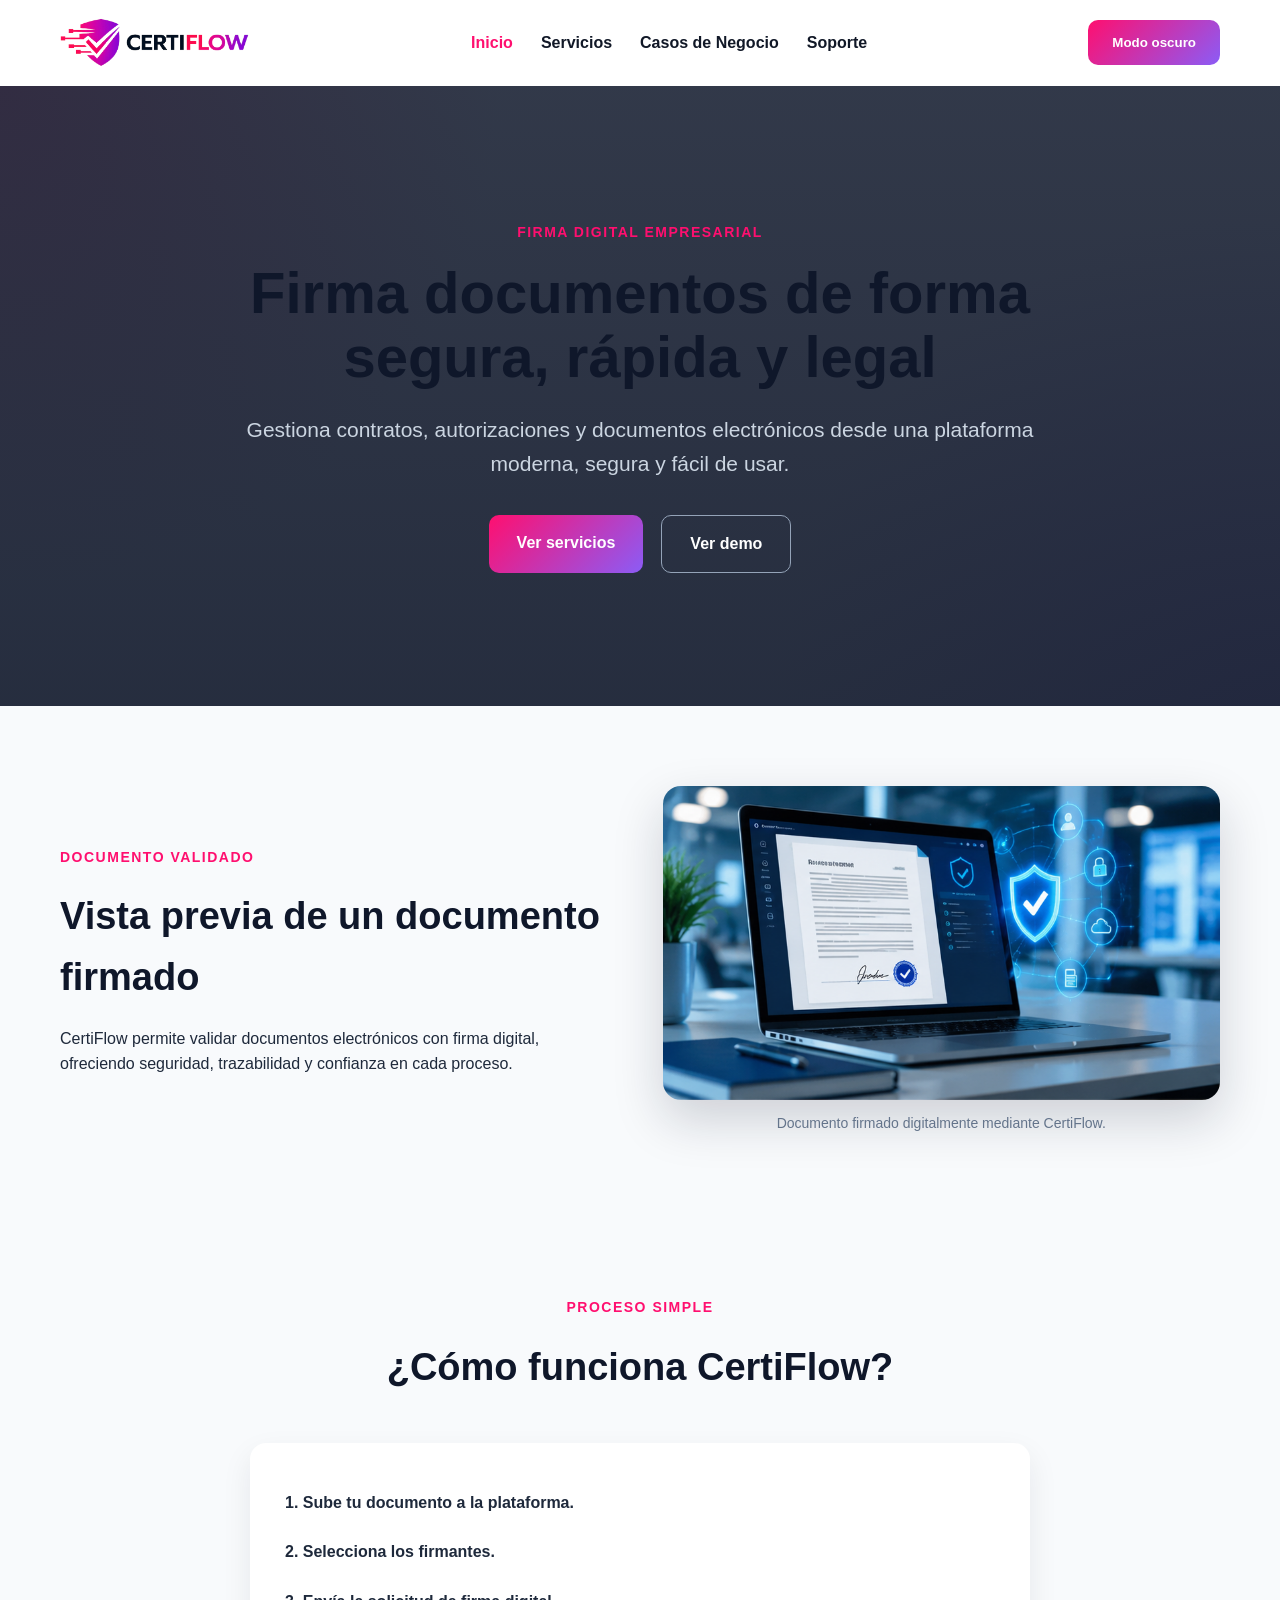
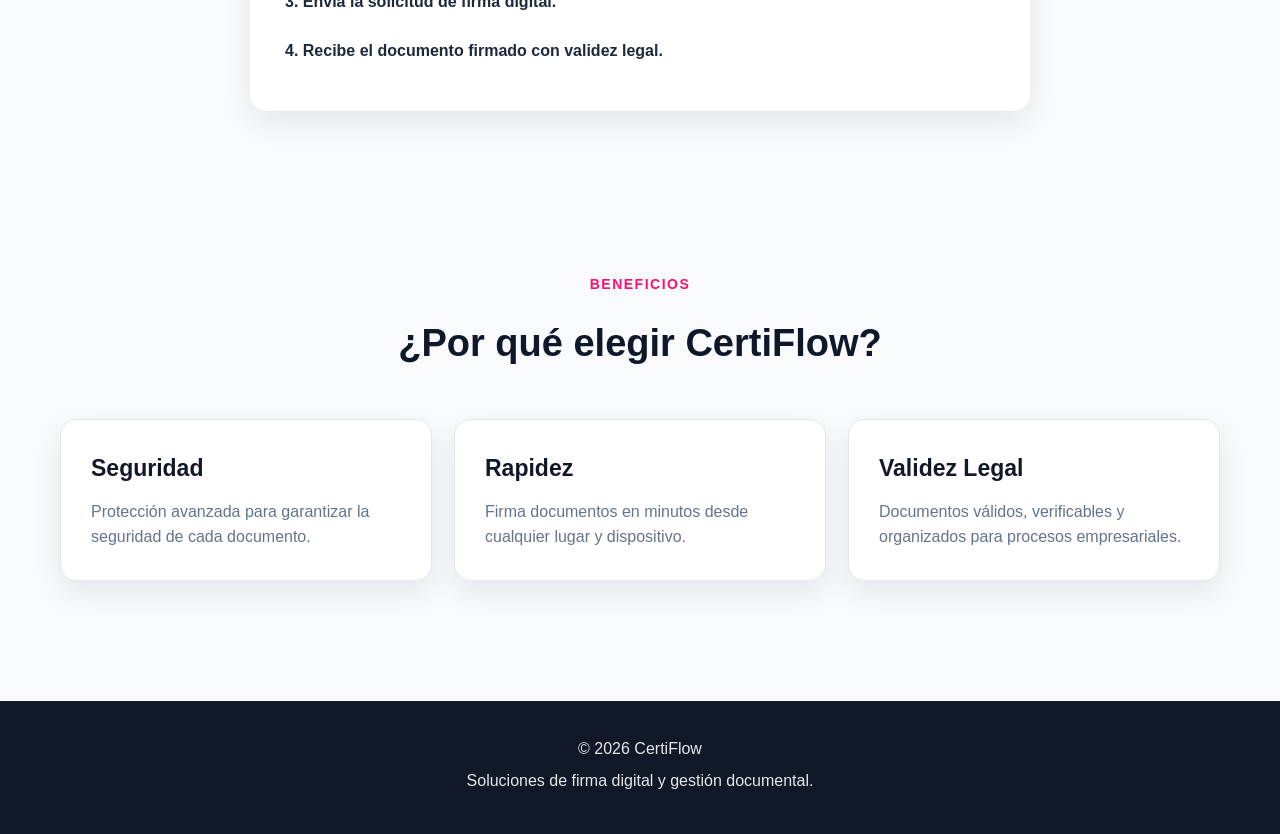
<file: paginas/index.html>
<!DOCTYPE html>
<html lang="es-PE">

<head>
    <meta charset="UTF-8">
    <meta name="viewport" content="width=device-width, initial-scale=1.0">
    <title>CertiFlow | Firma Digital Segura</title>
    <meta name="description"
        content="CertiFlow - Plataforma de firma digital y gestión de documentos electrónicos para empresas modernas.">

    <link rel="icon" href="../imagenes/favicon.png" type="image/png">
    <link rel="stylesheet" href="../estilos/styles.css">
</head>

<body>

    <header class="header">
        <nav class="navbar">

            <a href="index.html" class="logo">
                <img src="../imagenes/logo.png" alt="Logo CertiFlow">
            </a>

            <ul class="nav-links">
                <li><a href="index.html" class="activo">Inicio</a></li>
                <li><a href="servicios.html">Servicios</a></li>
                <li><a href="casosdenegocio.html">Casos de Negocio</a></li>
                <li><a href="soporte.html">Soporte</a></li>
            </ul>

            <button id="cambiar-tema" class="btn-tema" type="button">
                Modo oscuro
            </button>

        </nav>
    </header>

    <main>

        <section class="hero">
            <div class="hero-contenido">

                <span class="etiqueta">
                    Firma digital empresarial
                </span>

                <h1>
                    Firma documentos de forma segura, rápida y legal
                </h1>

                <p>
                    Gestiona contratos, autorizaciones y documentos electrónicos
                    desde una plataforma moderna, segura y fácil de usar.
                </p>

                <div class="botones">
                    <a href="servicios.html" class="btn btn-principal">
                        Ver servicios
                    </a>

                    <a href="#vista-previa" class="btn btn-secundario">
                        Ver demo
                    </a>
                </div>

            </div>
        </section>

        <section id="vista-previa" class="seccion grid-dos-columnas">

            <div>

                <span class="etiqueta">
                    Documento validado
                </span>

                <h2>
                    Vista previa de un documento firmado
                </h2>

                <p>
                    CertiFlow permite validar documentos electrónicos con firma digital,
                    ofreciendo seguridad, trazabilidad y confianza en cada proceso.
                </p>

            </div>

            <figure>

                <img src="../imagenes/documentofirmado.png"
                    alt="Laptop mostrando un documento electrónico firmado digitalmente">

                <figcaption>
                    Documento firmado digitalmente mediante CertiFlow.
                </figcaption>

            </figure>

        </section>

        <section class="seccion">

            <div class="titulo-seccion">

                <span class="etiqueta">
                    Proceso simple
                </span>

                <h2>
                    ¿Cómo funciona CertiFlow?
                </h2>

            </div>

            <ol class="pasos">
                <li>Sube tu documento a la plataforma.</li>
                <li>Selecciona los firmantes.</li>
                <li>Envía la solicitud de firma digital.</li>
                <li>Recibe el documento firmado con validez legal.</li>
            </ol>

        </section>

        <section class="seccion">

            <div class="titulo-seccion">

                <span class="etiqueta">
                    Beneficios
                </span>

                <h2>
                    ¿Por qué elegir CertiFlow?
                </h2>

            </div>

            <div class="cards">

                <article class="card">
                    <h3>Seguridad</h3>

                    <p>
                        Protección avanzada para garantizar la seguridad
                        de cada documento.
                    </p>
                </article>

                <article class="card">
                    <h3>Rapidez</h3>

                    <p>
                        Firma documentos en minutos desde cualquier
                        lugar y dispositivo.
                    </p>
                </article>

                <article class="card">
                    <h3>Validez Legal</h3>

                    <p>
                        Documentos válidos, verificables y organizados
                        para procesos empresariales.
                    </p>
                </article>

            </div>

        </section>

    </main>

    <footer class="footer">
        <p>&copy; 2026 CertiFlow</p>
        <p>Soluciones de firma digital y gestión documental.</p>
    </footer>

    <script src="../js/script.js"></script>

</body>

</html>
</file>
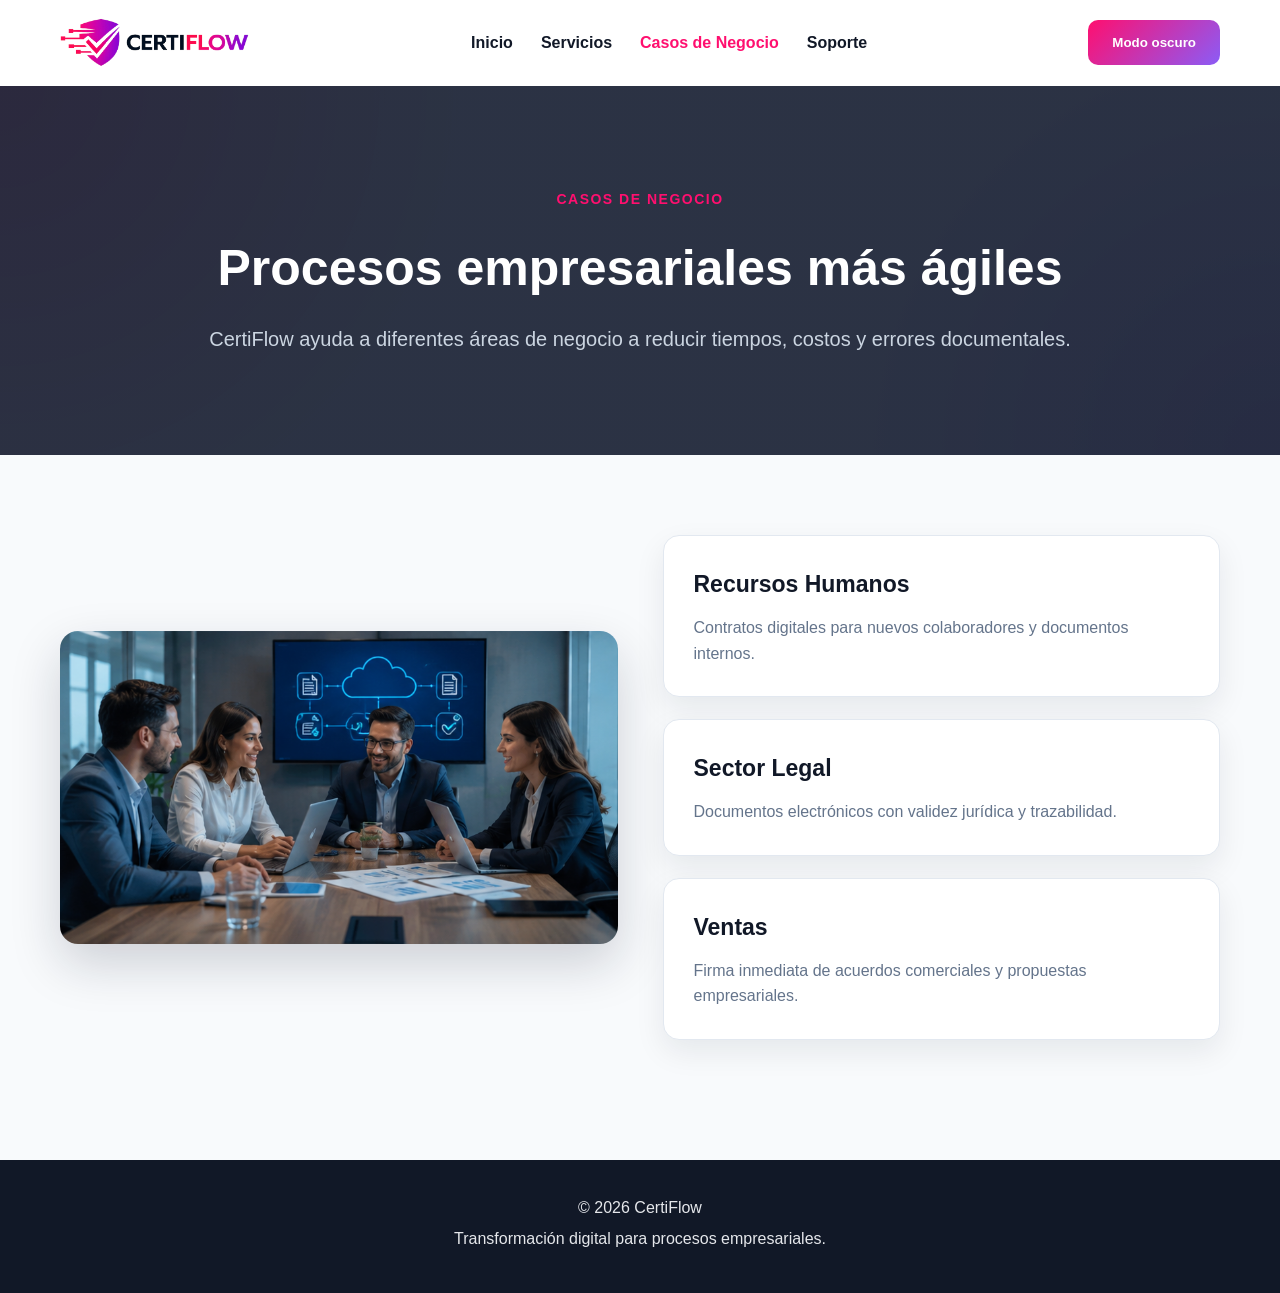
<file: paginas/casosdenegocio.html>
<!DOCTYPE html>
<html lang="es-PE">

<head>
    <meta charset="UTF-8">
    <meta name="viewport" content="width=device-width, initial-scale=1.0">
    <title>Casos de Negocio | CertiFlow</title>

    <meta name="description"
        content="Casos de negocio donde CertiFlow optimiza procesos de firma digital y gestión documental.">

    <link rel="icon" href="../imagenes/favicon.png" type="image/png">
    <link rel="stylesheet" href="../estilos/styles.css">
</head>

<body>

    <header class="header">

        <nav class="navbar">

            <a href="index.html" class="logo">
                <img src="../imagenes/logo.png" alt="Logo CertiFlow">
            </a>

            <ul class="nav-links">
                <li><a href="index.html">Inicio</a></li>
                <li><a href="servicios.html">Servicios</a></li>
                <li><a href="casosdenegocio.html" class="activo">Casos de Negocio</a></li>
                <li><a href="soporte.html">Soporte</a></li>
            </ul>

            <button id="cambiar-tema" class="btn-tema" type="button">
                Modo oscuro
            </button>

        </nav>

    </header>

    <main>

        <section class="hero-interno">

            <span class="etiqueta">
                Casos de negocio
            </span>

            <h1>
                Procesos empresariales más ágiles
            </h1>

            <p>
                CertiFlow ayuda a diferentes áreas de negocio a reducir tiempos,
                costos y errores documentales.
            </p>

        </section>

        <section class="seccion grid-dos-columnas">

            <div>

                <img
                    src="../imagenes/negocio.png"
                    alt="Equipo empresarial revisando documentos digitales">

            </div>

            <div class="cards columna">

                <article class="card">

                    <h3>
                        Recursos Humanos
                    </h3>

                    <p>
                        Contratos digitales para nuevos colaboradores y
                        documentos internos.
                    </p>

                </article>

                <article class="card">

                    <h3>
                        Sector Legal
                    </h3>

                    <p>
                        Documentos electrónicos con validez jurídica y
                        trazabilidad.
                    </p>

                </article>

                <article class="card">

                    <h3>
                        Ventas
                    </h3>

                    <p>
                        Firma inmediata de acuerdos comerciales y
                        propuestas empresariales.
                    </p>

                </article>

            </div>

        </section>

    </main>

    <footer class="footer">

        <p>&copy; 2026 CertiFlow</p>

        <p>
            Transformación digital para procesos empresariales.
        </p>

    </footer>

    <script src="../js/script.js"></script>

</body>

</html>
</file>
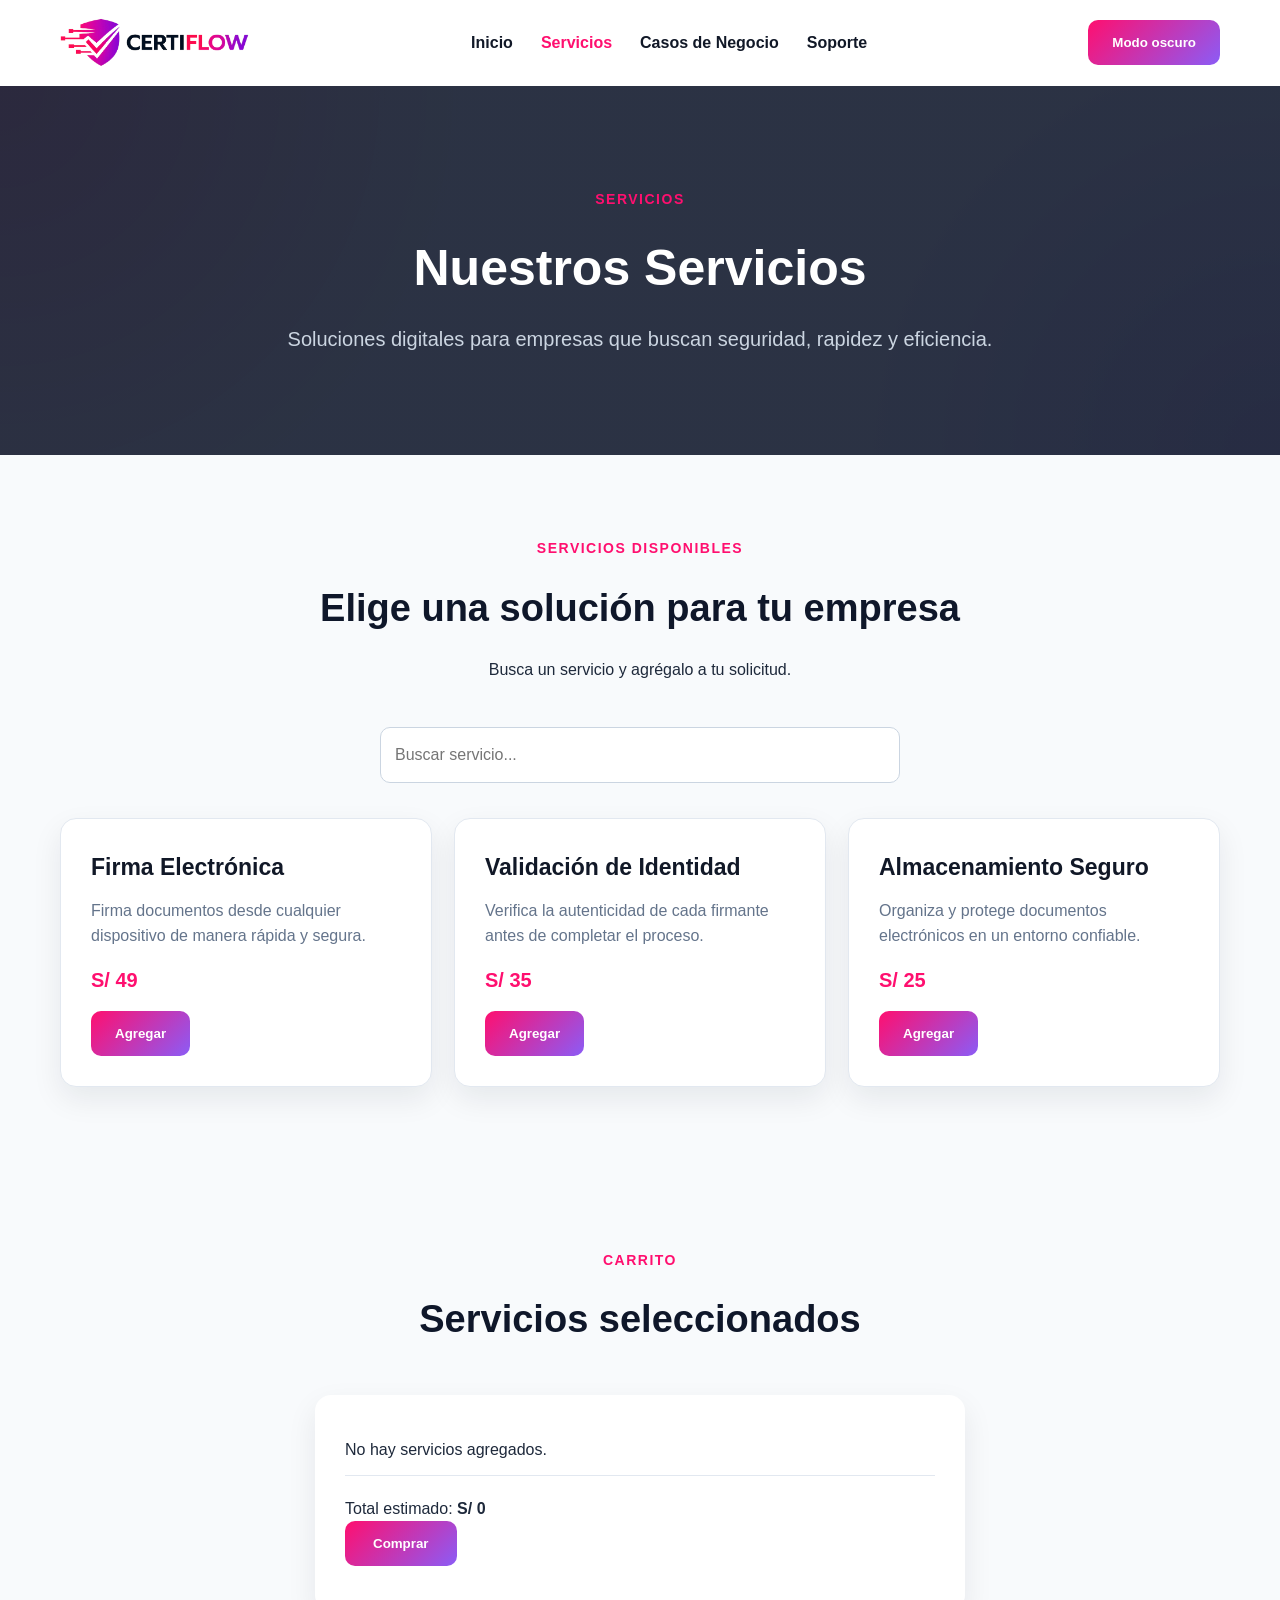
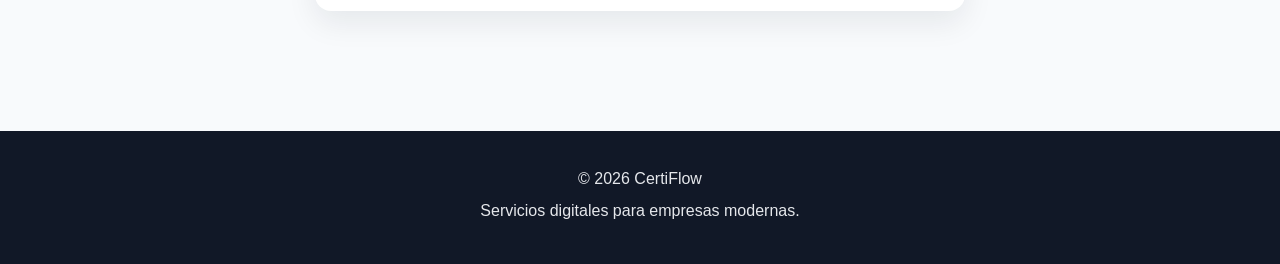
<file: paginas/servicios.html>
<!DOCTYPE html>
<html lang="es-PE">

<head>
    <meta charset="UTF-8">
    <meta name="viewport" content="width=device-width, initial-scale=1.0">
    <title>Servicios | CertiFlow</title>

    <meta name="description"
        content="Servicios digitales de CertiFlow para firma electrónica, validación de identidad y almacenamiento seguro.">

    <link rel="icon" href="../imagenes/favicon.png" type="image/png">
    <link rel="stylesheet" href="../estilos/styles.css">
</head>

<body>

    <header class="header">

        <nav class="navbar">

            <a href="index.html" class="logo">
                <img src="../imagenes/logo.png" alt="Logo CertiFlow">
            </a>

            <ul class="nav-links">
                <li><a href="index.html">Inicio</a></li>
                <li><a href="servicios.html" class="activo">Servicios</a></li>
                <li><a href="casosdenegocio.html">Casos de Negocio</a></li>
                <li><a href="soporte.html">Soporte</a></li>
            </ul>

            <button id="cambiar-tema" class="btn-tema" type="button">
                Modo oscuro
            </button>

        </nav>

    </header>

    <main>

        <section class="hero-interno">

            <span class="etiqueta">
                Servicios
            </span>

            <h1>
                Nuestros Servicios
            </h1>

            <p>
                Soluciones digitales para empresas que buscan seguridad,
                rapidez y eficiencia.
            </p>

        </section>

        <section class="seccion">

            <div class="titulo-seccion">

                <span class="etiqueta">
                    Servicios disponibles
                </span>

                <h2>
                    Elige una solución para tu empresa
                </h2>

                <p>
                    Busca un servicio y agrégalo a tu solicitud.
                </p>

            </div>

            <input
                type="text"
                id="buscador"
                class="buscador"
                placeholder="Buscar servicio...">

            <div class="cards">

                <article
                    class="card card-servicio"
                    data-nombre="Firma Electrónica">

                    <h3>Firma Electrónica</h3>

                    <p>
                        Firma documentos desde cualquier dispositivo
                        de manera rápida y segura.
                    </p>

                    <strong>S/ 49</strong>

                    <button class="btn-agregar" data-id="1">
                        Agregar
                    </button>

                </article>

                <article
                    class="card card-servicio"
                    data-nombre="Validación de Identidad">

                    <h3>Validación de Identidad</h3>

                    <p>
                        Verifica la autenticidad de cada firmante
                        antes de completar el proceso.
                    </p>

                    <strong>S/ 35</strong>

                    <button class="btn-agregar" data-id="2">
                        Agregar
                    </button>

                </article>

                <article
                    class="card card-servicio"
                    data-nombre="Almacenamiento Seguro">

                    <h3>Almacenamiento Seguro</h3>

                    <p>
                        Organiza y protege documentos electrónicos
                        en un entorno confiable.
                    </p>

                    <strong>S/ 25</strong>

                    <button class="btn-agregar" data-id="3">
                        Agregar
                    </button>

                </article>

            </div>

        </section>

        <section class="seccion">

            <div class="titulo-seccion">

                <span class="etiqueta">
                    Carrito
                </span>

                <h2>
                    Servicios seleccionados
                </h2>

            </div>

            <div class="carrito">

                <ul id="lista-carrito"></ul>

                <p>
                    Total estimado:
                    <strong id="total-carrito">
                        S/ 0
                    </strong>
                </p>

                <button
                    id="btn-comprar"
                    class="btn btn-principal"
                    type="button">

                    Comprar

                </button>

                <p
                    id="mensaje-compra"
                    class="mensaje">
                </p>

            </div>

        </section>

    </main>

    <footer class="footer">

        <p>&copy; 2026 CertiFlow</p>

        <p>
            Servicios digitales para empresas modernas.
        </p>

    </footer>

    <script src="../js/script.js"></script>

</body>

</html>
</file>
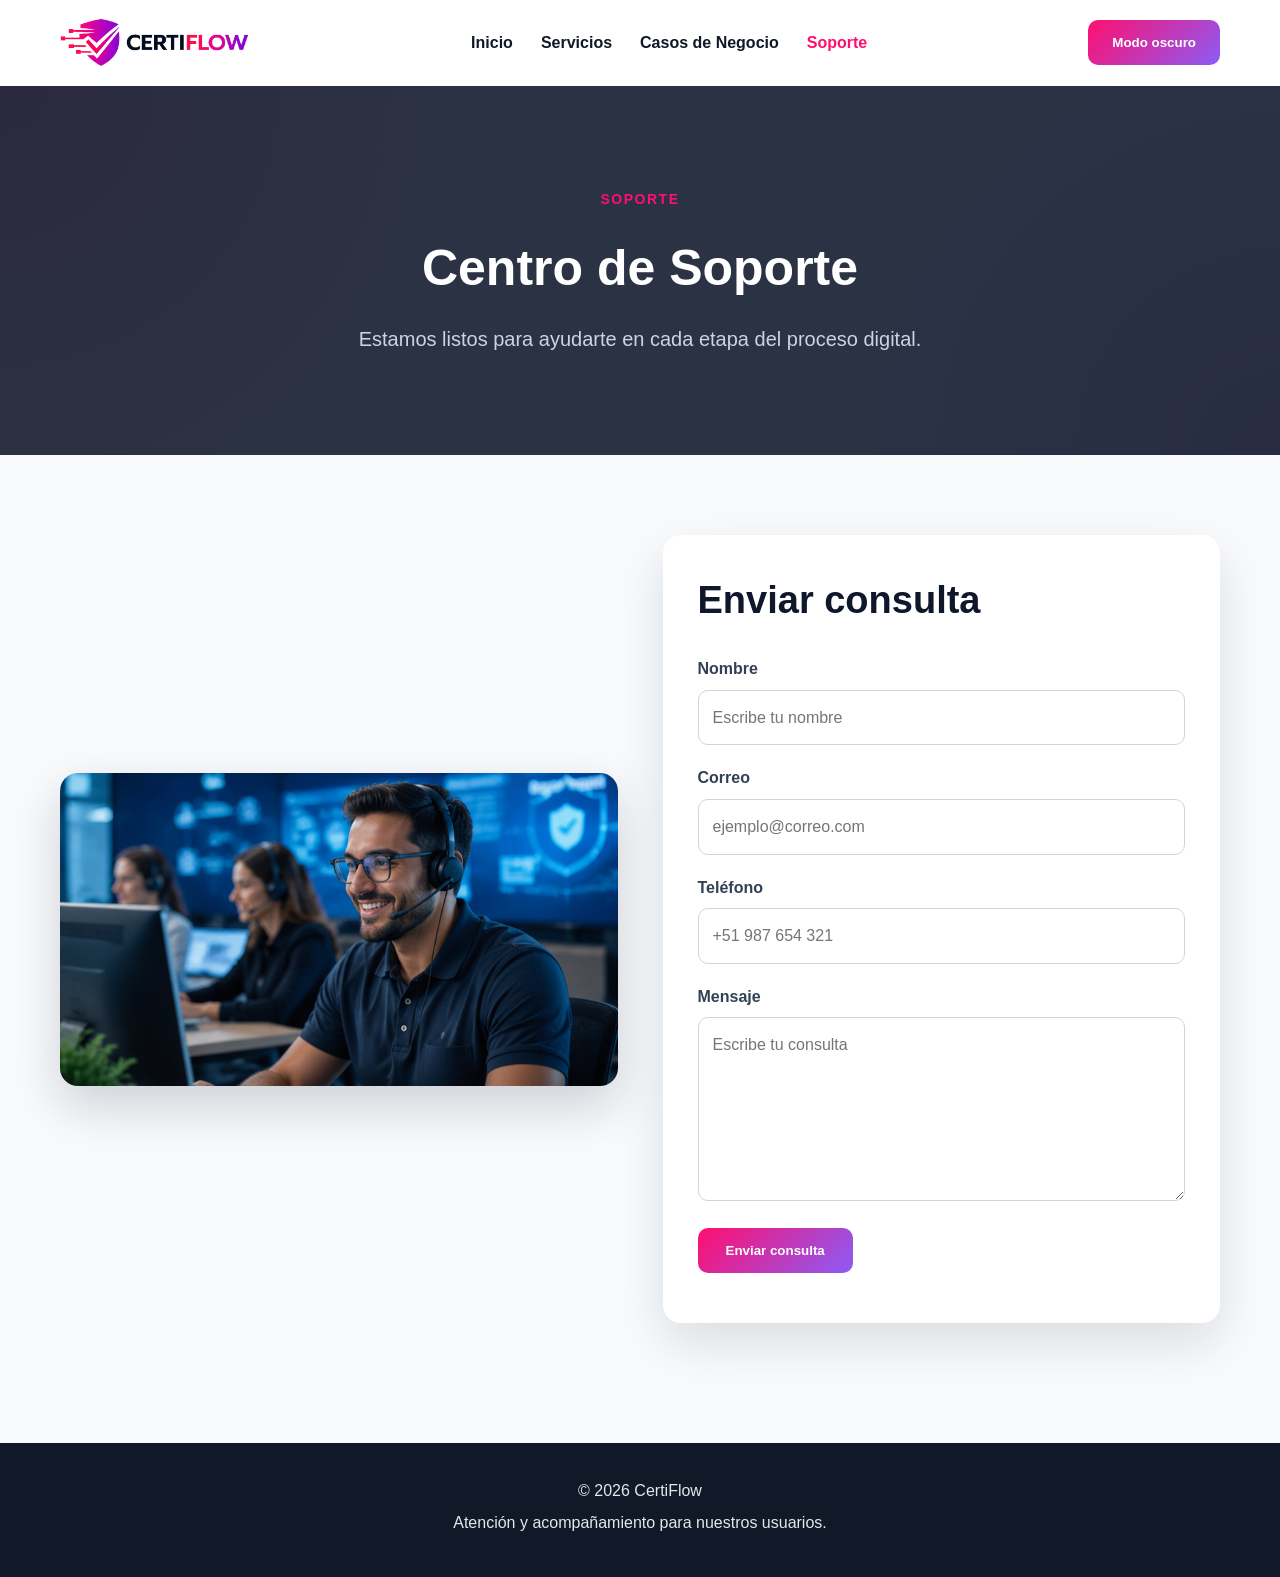
<file: paginas/soporte.html>
<!DOCTYPE html>
<html lang="es-PE">

<head>
    <meta charset="UTF-8">
    <meta name="viewport" content="width=device-width, initial-scale=1.0">
    <title>Soporte | CertiFlow</title>

    <meta name="description"
        content="Centro de soporte de CertiFlow para resolver consultas sobre firma digital y gestión documental.">

    <link rel="icon" href="../imagenes/favicon.png" type="image/png">
    <link rel="stylesheet" href="../estilos/styles.css">
</head>

<body>

    <header class="header">

        <nav class="navbar">

            <a href="index.html" class="logo">
                <img src="../imagenes/logo.png" alt="Logo CertiFlow">
            </a>

            <ul class="nav-links">
                <li><a href="index.html">Inicio</a></li>
                <li><a href="servicios.html">Servicios</a></li>
                <li><a href="casosdenegocio.html">Casos de Negocio</a></li>
                <li><a href="soporte.html" class="activo">Soporte</a></li>
            </ul>

            <button id="cambiar-tema" class="btn-tema" type="button">
                Modo oscuro
            </button>

        </nav>

    </header>

    <main>

        <section class="hero-interno">

            <span class="etiqueta">
                Soporte
            </span>

            <h1>
                Centro de Soporte
            </h1>

            <p>
                Estamos listos para ayudarte en cada etapa del proceso digital.
            </p>

        </section>

        <section class="seccion grid-dos-columnas">

            <div>

                <img
                    src="../imagenes/soporte.png"
                    alt="Especialista de soporte tecnológico atendiendo consultas">

            </div>

            <form
                class="formulario"
                id="formulario-soporte">

                <h2>
                    Enviar consulta
                </h2>

                <label for="nombre">
                    Nombre
                </label>

                <input
                    type="text"
                    id="nombre"
                    name="nombre"
                    placeholder="Escribe tu nombre">

                <label for="correo">
                    Correo
                </label>

                <input
                    type="email"
                    id="correo"
                    name="correo"
                    placeholder="ejemplo@correo.com">

                <label for="telefono">
                    Teléfono
                </label>

                <input
                    type="tel"
                    id="telefono"
                    name="telefono"
                    placeholder="+51 987 654 321">

                <label for="mensaje">
                    Mensaje
                </label>

                <textarea
                    id="mensaje"
                    name="mensaje"
                    rows="6"
                    placeholder="Escribe tu consulta"></textarea>

                <button
                    type="submit"
                    class="btn btn-principal">

                    Enviar consulta

                </button>

                <p
                    id="respuesta-formulario"
                    class="mensaje">
                </p>

            </form>

        </section>

    </main>

    <footer class="footer">

        <p>&copy; 2026 CertiFlow</p>

        <p>
            Atención y acompañamiento para nuestros usuarios.
        </p>

    </footer>

    <script src="../js/script.js"></script>

</body>

</html>
</file>
<file: estilos/styles.css>
* {
    margin: 0;
    padding: 0;
    box-sizing: border-box;
}

body {
    font-family: Montserrat, sans-serif;
    background: #f8fafc;
    color: #1e293b;
    line-height: 1.6;
}

img {
    max-width: 100%;
    display: block;
}

/* HEADER */

.header {
    background: white;
    border-bottom: 1px solid rgba(255, 255, 255, 0.08);
}

.navbar {
    max-width: 1200px;
    margin: auto;
    padding: 18px 20px;
    display: flex;
    justify-content: space-between;
    align-items: center;
}

.logo img {
    width: 190px;
}

.nav-links {
    display: flex;
    gap: 28px;
    list-style: none;
}

.nav-links a {
    color: #111827;
    text-decoration: none;
    font-weight: 700;
    transition: color 0.3s ease;
}

.nav-links a:hover,
.nav-links .activo {
    color: #ff0f6f;
}

/* HERO */

.hero {
    min-height: 620px;
    padding: 120px 20px;
    display: flex;
    align-items: center;
    justify-content: center;
    text-align: center;
    background:
        linear-gradient(rgba(15, 23, 42, 0.85), rgba(15, 23, 42, 0.9)),
        radial-gradient(circle at top left, rgba(255, 15, 111, 0.35), transparent 35%),
        radial-gradient(circle at bottom right, rgba(139, 92, 246, 0.35), transparent 35%);
    color: white;
}

.hero-contenido {
    max-width: 850px;
}

.etiqueta {
    display: inline-block;
    margin-bottom: 18px;
    color: #ff0f6f;
    font-weight: 800;
    text-transform: uppercase;
    letter-spacing: 1.5px;
    font-size: 14px;
}

.hero h1 {
    font-size: 58px;
    line-height: 1.1;
    margin-bottom: 24px;
}

.hero p {
    font-size: 21px;
    color: #cbd5e1;
    margin-bottom: 35px;
}

.botones {
    display: flex;
    justify-content: center;
    gap: 18px;
    flex-wrap: wrap;
}

.btn {
    display: inline-block;
    padding: 15px 28px;
    border-radius: 10px;
    text-decoration: none;
    font-weight: 800;
    transition: transform 0.3s ease, background 0.3s ease;
}

.btn:hover {
    transform: translateY(-4px);
}

.btn-principal {
    background: linear-gradient(135deg, #ff0f6f, #8b5cf6);
    color: white;
}

.btn-secundario {
    border: 1px solid #94a3b8;
    color: white;
}

/* SECCIONES */

.seccion {
    max-width: 1200px;
    margin: auto;
    padding: 80px 20px;
}

.titulo-seccion {
    text-align: center;
    max-width: 700px;
    margin: 0 auto 45px;
}

h1,
h2,
h3 {
    color: #0f172a;
}

h2 {
    font-size: 38px;
    margin-bottom: 18px;
}

h3 {
    font-size: 23px;
    margin-bottom: 12px;
}

.grid-dos-columnas {
    display: grid;
    grid-template-columns: 1fr 1fr;
    gap: 45px;
    align-items: center;
}

figure img,
.seccion img {
    border-radius: 18px;
    box-shadow: 0 20px 50px rgba(15, 23, 42, 0.18);
}

figcaption {
    margin-top: 12px;
    text-align: center;
    color: #64748b;
    font-size: 14px;
}

/* HERO INTERNO */

.hero-interno {
    padding: 100px 20px;
    text-align: center;
    background:
        linear-gradient(rgba(15, 23, 42, 0.88), rgba(15, 23, 42, 0.88)),
        radial-gradient(circle at top left, rgba(255, 15, 111, 0.35), transparent 35%),
        radial-gradient(circle at bottom right, rgba(139, 92, 246, 0.35), transparent 35%);
    color: white;
}

.hero-interno h1 {
    color: white;
    font-size: 50px;
    margin-bottom: 15px;
}

.hero-interno p {
    color: #cbd5e1;
    font-size: 20px;
}

/* CARDS */

.cards {
    display: flex;
    gap: 22px;
    flex-wrap: wrap;
}

.cards.columna {
    flex-direction: column;
}

.card {
    flex: 1;
    min-width: 250px;
    background: white;
    padding: 30px;
    border-radius: 16px;
    border: 1px solid #e2e8f0;
    box-shadow: 0 12px 30px rgba(15, 23, 42, 0.08);
    transition: transform 0.3s ease, box-shadow 0.3s ease;
}

.card:hover {
    transform: translateY(-6px);
    box-shadow: 0 18px 40px rgba(15, 23, 42, 0.15);
}

.card h3 {
    color: #111827;
}

.card p {
    color: #64748b;
}

/* PASOS */

.pasos {
    max-width: 780px;
    margin: auto;
    list-style-position: inside;
    background: white;
    padding: 35px;
    border-radius: 16px;
    box-shadow: 0 12px 30px rgba(15, 23, 42, 0.08);
}

.pasos li {
    padding: 12px 0;
    font-weight: 600;
}

/* FORMULARIO */

.formulario {
    background: white;
    padding: 35px;
    border-radius: 18px;
    box-shadow: 0 20px 50px rgba(15, 23, 42, 0.12);
}

.formulario h2 {
    margin-bottom: 25px;
}

label {
    display: block;
    margin-bottom: 8px;
    font-weight: 700;
    color: #334155;
}

input,
textarea {
    width: 100%;
    padding: 14px;
    margin-bottom: 20px;
    border: 1px solid #cbd5e1;
    border-radius: 10px;
    font: inherit;
}

input:focus,
textarea:focus {
    outline: none;
    border-color: #ff0f6f;
    box-shadow: 0 0 0 3px rgba(255, 15, 111, 0.15);
}

button {
    background: linear-gradient(135deg, #ff0f6f, #8b5cf6);
    color: white;
    border: none;
    padding: 15px 24px;
    font-weight: 800;
    cursor: pointer;
    border-radius: 10px;
    transition: transform 0.3s ease;
}

button:hover {
    transform: translateY(-3px);
}

/* FOOTER */

.footer {
    background: #111827;
    color: #e5e7eb;
    text-align: center;
    padding: 35px 20px;
    margin-top: 40px;
}

.footer p {
    margin-bottom: 6px;
}

/* RESPONSIVE */

@media (max-width: 768px) {
    .navbar {
        flex-direction: column;
        gap: 20px;
    }

    .nav-links {
        flex-direction: column;
        text-align: center;
        gap: 14px;
    }

    .hero {
        min-height: auto;
        padding: 90px 20px;
    }

    .hero h1 {
        font-size: 38px;
    }

    .hero p {
        font-size: 18px;
    }

    .hero-interno h1 {
        font-size: 36px;
    }

    .grid-dos-columnas {
        grid-template-columns: 1fr;
    }

    .cards {
        flex-direction: column;
    }

    h2 {
        font-size: 30px;
    }
}

.buscador {
    max-width: 520px;
    margin: 0 auto 35px;
    display: block;
}

.card strong {
    display: block;
    margin: 15px 0;
    color: #ff0f6f;
    font-size: 20px;
}

.carrito {
    max-width: 650px;
    margin: auto;
    background: white;
    padding: 30px;
    border-radius: 16px;
    box-shadow: 0 12px 30px rgba(15, 23, 42, 0.08);
}

.carrito ul {
    list-style: none;
    margin-bottom: 20px;
}

.carrito li {
    padding: 12px 0;
    border-bottom: 1px solid #e2e8f0;
    display: flex;
    justify-content: space-between;
    gap: 15px;
    align-items: center;
}

.btn-eliminar {
    padding: 8px 12px;
    font-size: 13px;
}

.mensaje {
    margin-top: 15px;
    font-weight: 700;
}

.correcto {
    color: #16a34a;
}

.error {
    color: #dc2626;
}

.modo-oscuro {
    background: #0f172a;
    color: #e5e7eb;
}

.modo-oscuro .header,
.modo-oscuro .card,
.modo-oscuro .formulario,
.modo-oscuro .carrito,
.modo-oscuro .pasos {
    background: #111827;
    color: #e5e7eb;
    border-color: #334155;
}

.modo-oscuro h1,
.modo-oscuro h2,
.modo-oscuro h3,
.modo-oscuro label,
.modo-oscuro .nav-links a {
    color: #f8fafc;
}

.modo-oscuro p,
.modo-oscuro figcaption,
.modo-oscuro .card p {
    color: #cbd5e1;
}
</file>
